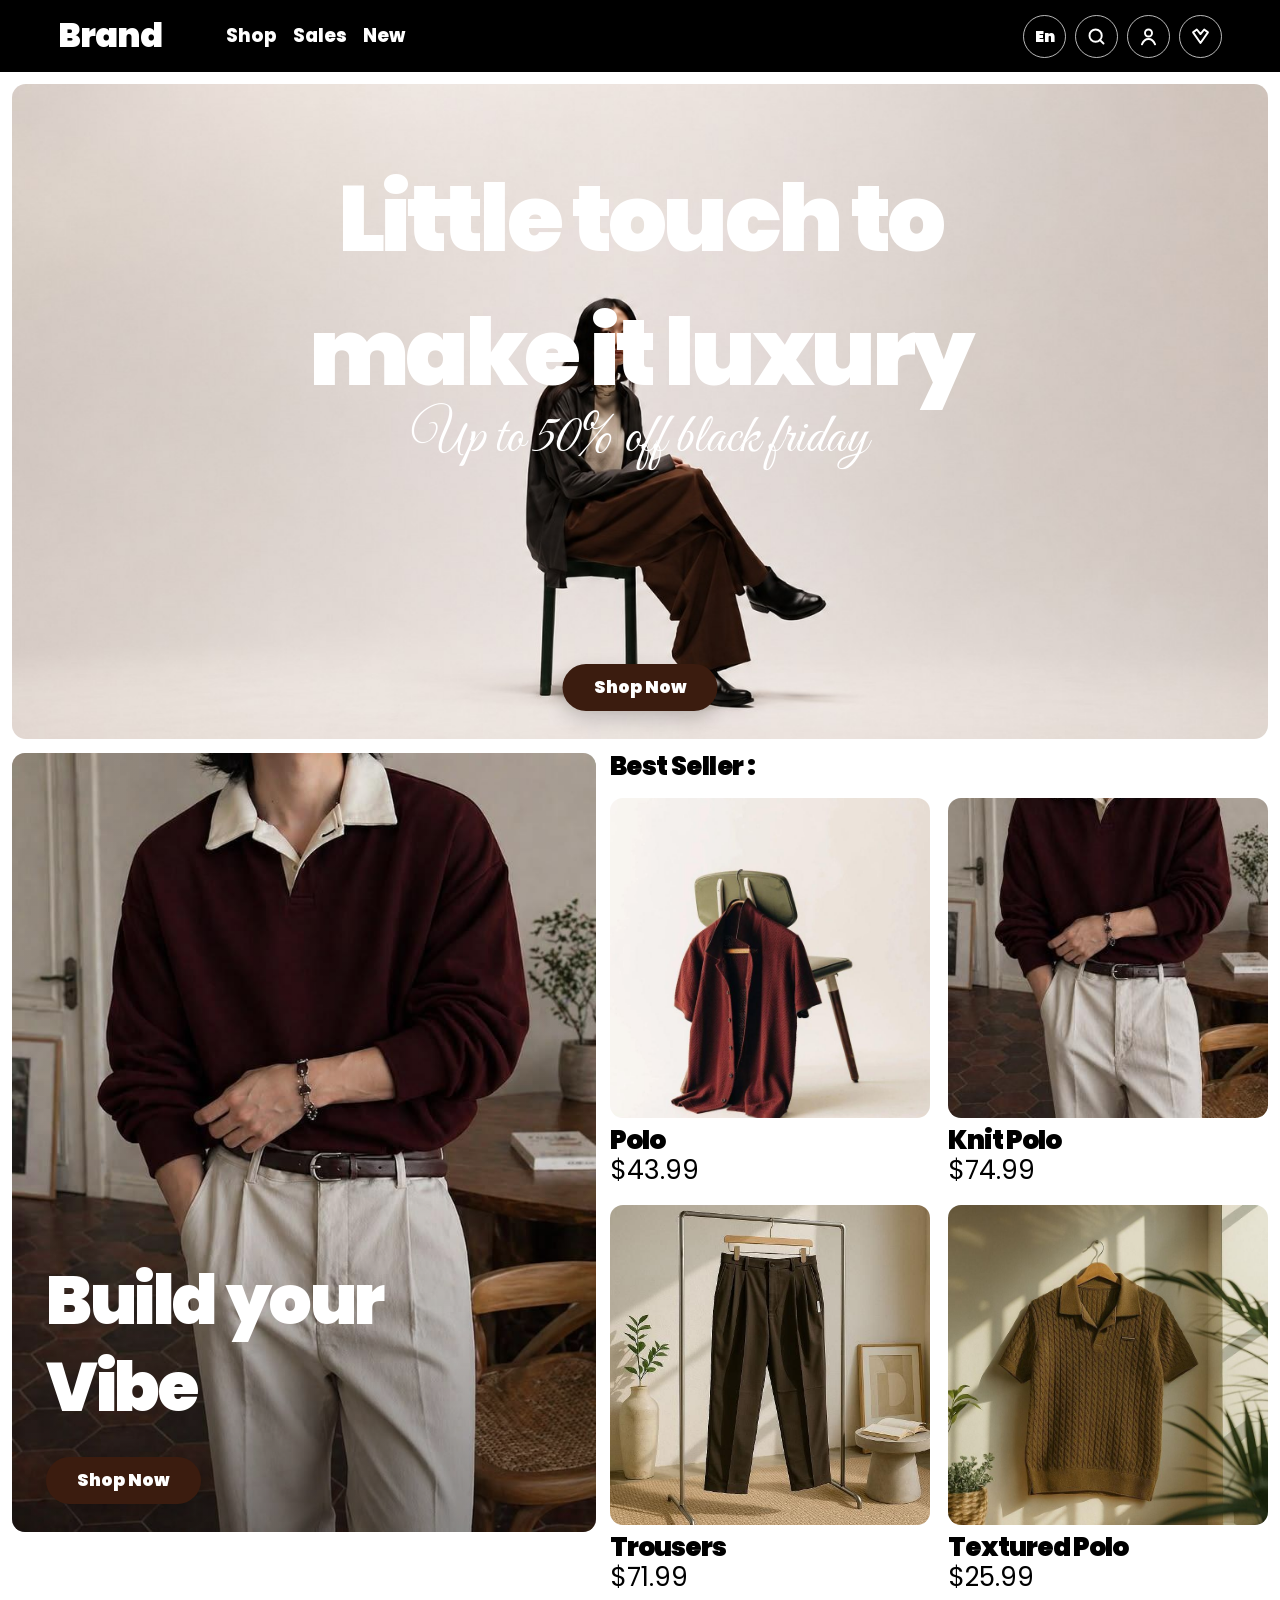
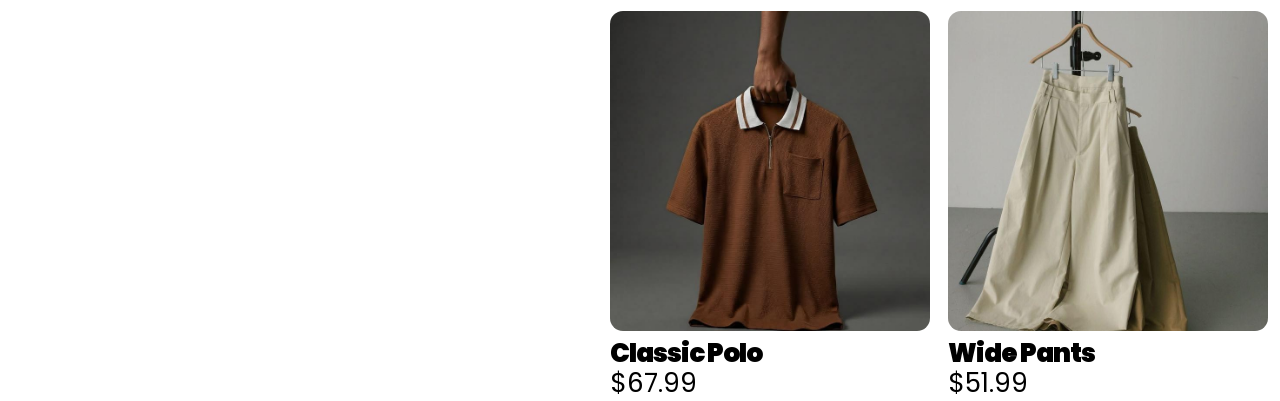
<file: index.html>
<!doctype html>
<html lang="en">
<head>
  <meta charset="utf-8" />
  <meta name="viewport" content="width=device-width, initial-scale=1" />
  <title>Brand — Reel Preview</title>
  <meta name="description" content="Static fashion store preview matching the Reel Figma layout." />
  <link rel="preconnect" href="https://fonts.googleapis.com">
  <link rel="preconnect" href="https://fonts.gstatic.com" crossorigin>
  <link href="https://fonts.googleapis.com/css2?family=Great+Vibes&family=Poppins:wght@400;500;600;700;800;900&display=swap" rel="stylesheet">
  <link rel="stylesheet" href="styles.css" />
</head>
<body>
  <header class="topbar">
    <a class="brand" href="#">Brand</a>

    <nav class="main-nav" aria-label="Main navigation">
      <button class="menu-button" aria-label="Open menu">
        <span></span>
        <span></span>
      </button>
      <a href="#shop">Shop</a>
      <a href="#sales">Sales</a>
      <a href="#new">New</a>
    </nav>

    <div class="nav-actions" aria-label="Quick actions">
      <button class="language">En</button>
      <button class="icon-btn" aria-label="Search">
        <svg viewBox="0 0 24 24" aria-hidden="true">
          <circle cx="11" cy="11" r="7"></circle>
          <path d="M20 20l-4.2-4.2"></path>
        </svg>
      </button>
      <button class="icon-btn" aria-label="Account">
        <svg viewBox="0 0 24 24" aria-hidden="true">
          <circle cx="12" cy="8" r="4"></circle>
          <path d="M4.5 21c1.7-4.1 4.2-6.1 7.5-6.1s5.8 2 7.5 6.1"></path>
        </svg>
      </button>
      <button class="icon-btn" aria-label="Wishlist">
        <svg viewBox="0 0 24 24" aria-hidden="true">
          <path d="M20.5 7.3 12 19.5 3.5 7.3 7.8 4l4.2 5.2L16.2 4z"></path>
        </svg>
      </button>
    </div>
  </header>

  <main class="page-shell">
    <section class="hero" id="new" aria-label="Black friday sale hero">
      <img class="hero-image" src="assets/hero-model.jpg" alt="Model sitting on a chair in luxury outfit" />
      <div class="hero-text">
        <h1>Little touch to<br>make it luxury</h1>
        <p>Up to 50% off black friday</p>
      </div>
      <a class="btn hero-btn" href="#shop">Shop Now</a>
    </section>

    <section class="reel-layout" id="sales">
      <article class="vibe-card">
        <img src="assets/build-vibe.jpg" alt="Burgundy top and cream trousers outfit" />
        <div class="vibe-content">
          <h2>Build your<br>Vibe</h2>
          <a class="btn" href="#shop">Shop Now</a>
        </div>
      </article>

      <section class="seller-block" id="shop">
        <h2>Best Seller :</h2>

        <div class="product-grid">
          <article class="product-card">
            <img src="assets/product-polo.jpg" alt="Polo shirt on chair" />
            <h3>Polo</h3>
            <p>$43.99</p>
          </article>

          <article class="product-card">
            <img src="assets/product-knit-polo.jpg" alt="Knit polo on hanger" />
            <h3>Knit Polo</h3>
            <p>$74.99</p>
          </article>

          <article class="product-card">
            <img src="assets/product-trousers.jpg" alt="Trousers on clothing rail" />
            <h3>Trousers</h3>
            <p>$71.99</p>
          </article>

          <article class="product-card">
            <img src="assets/product-textured-polo.jpg" alt="Textured polo on hanger" />
            <h3>Textured Polo</h3>
            <p>$25.99</p>
          </article>

          <article class="product-card extra-product">
            <img src="assets/product-classic-polo.jpg" alt="Classic polo" />
            <h3>Classic Polo</h3>
            <p>$67.99</p>
          </article>

          <article class="product-card extra-product">
            <img src="assets/product-wide-pants.jpg" alt="Wide pants" />
            <h3>Wide Pants</h3>
            <p>$51.99</p>
          </article>
        </div>
      </section>
    </section>
  </main>
</body>
</html>
</file>
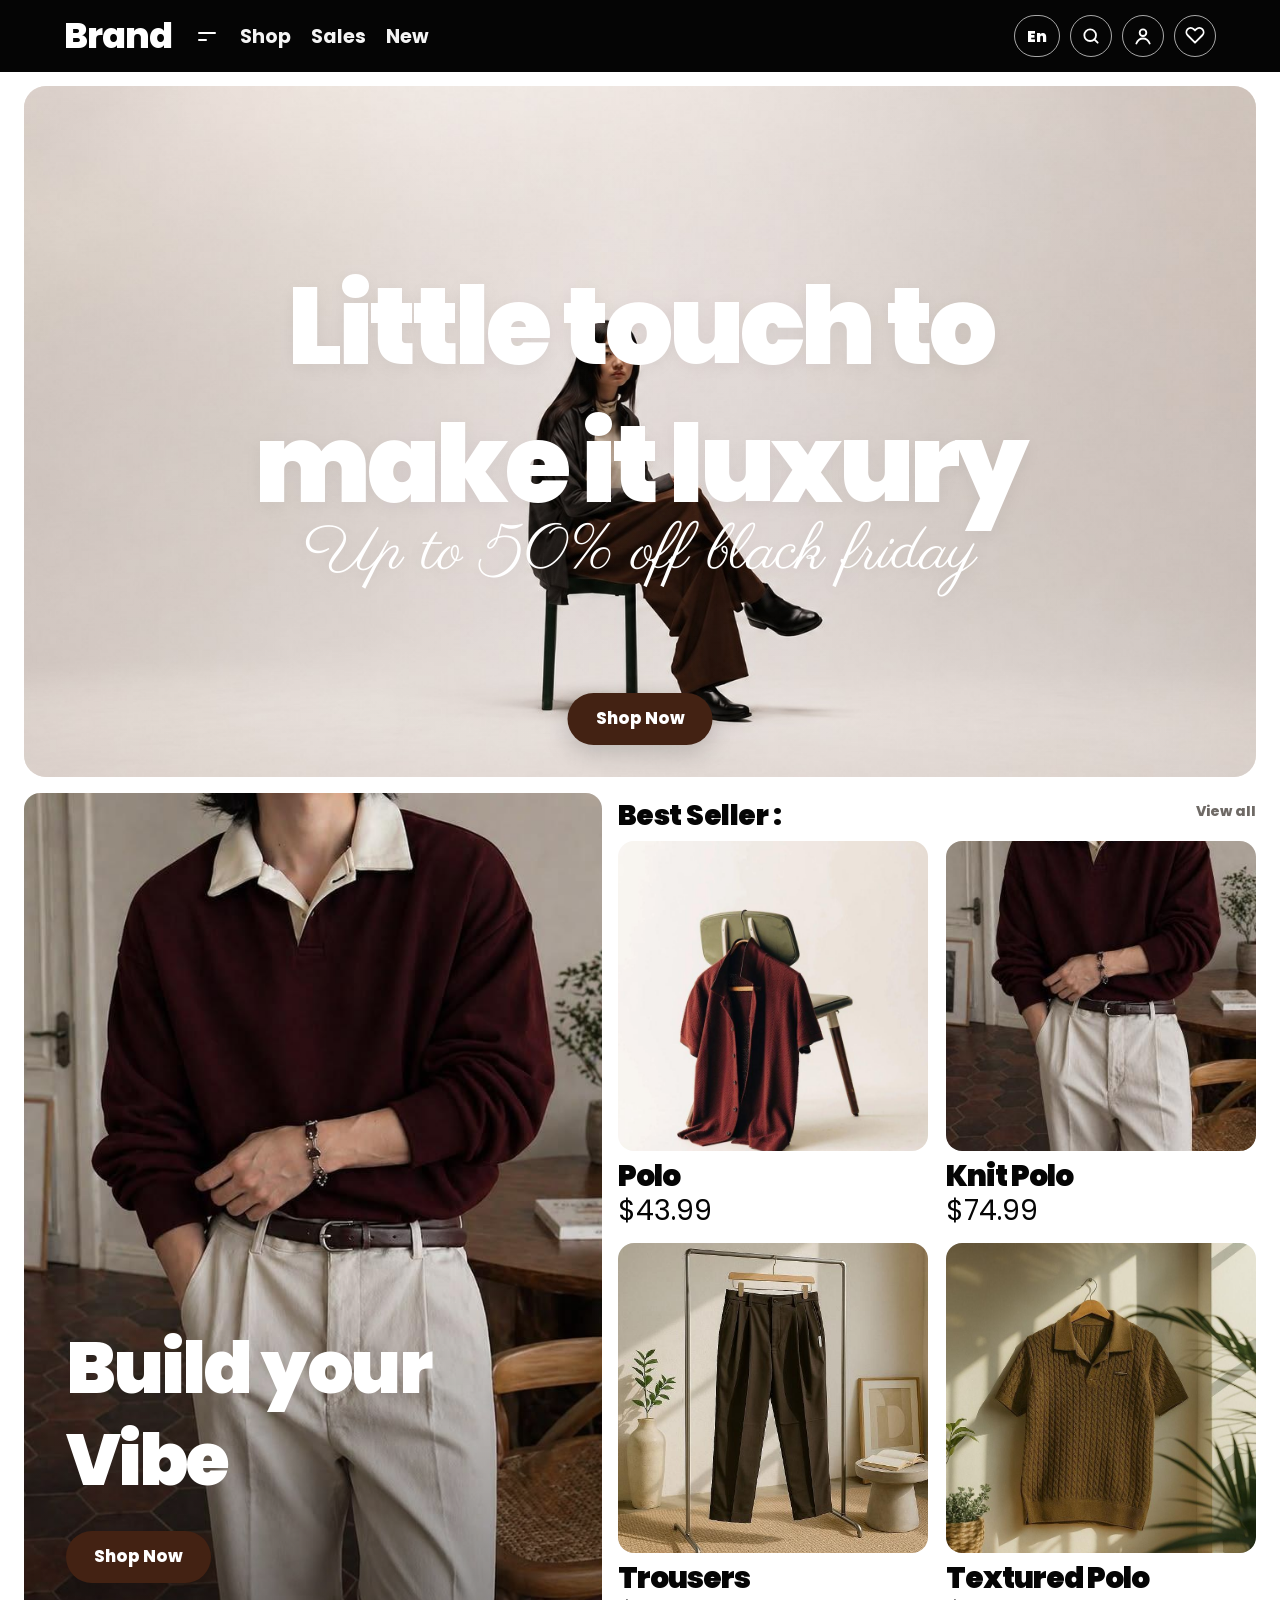
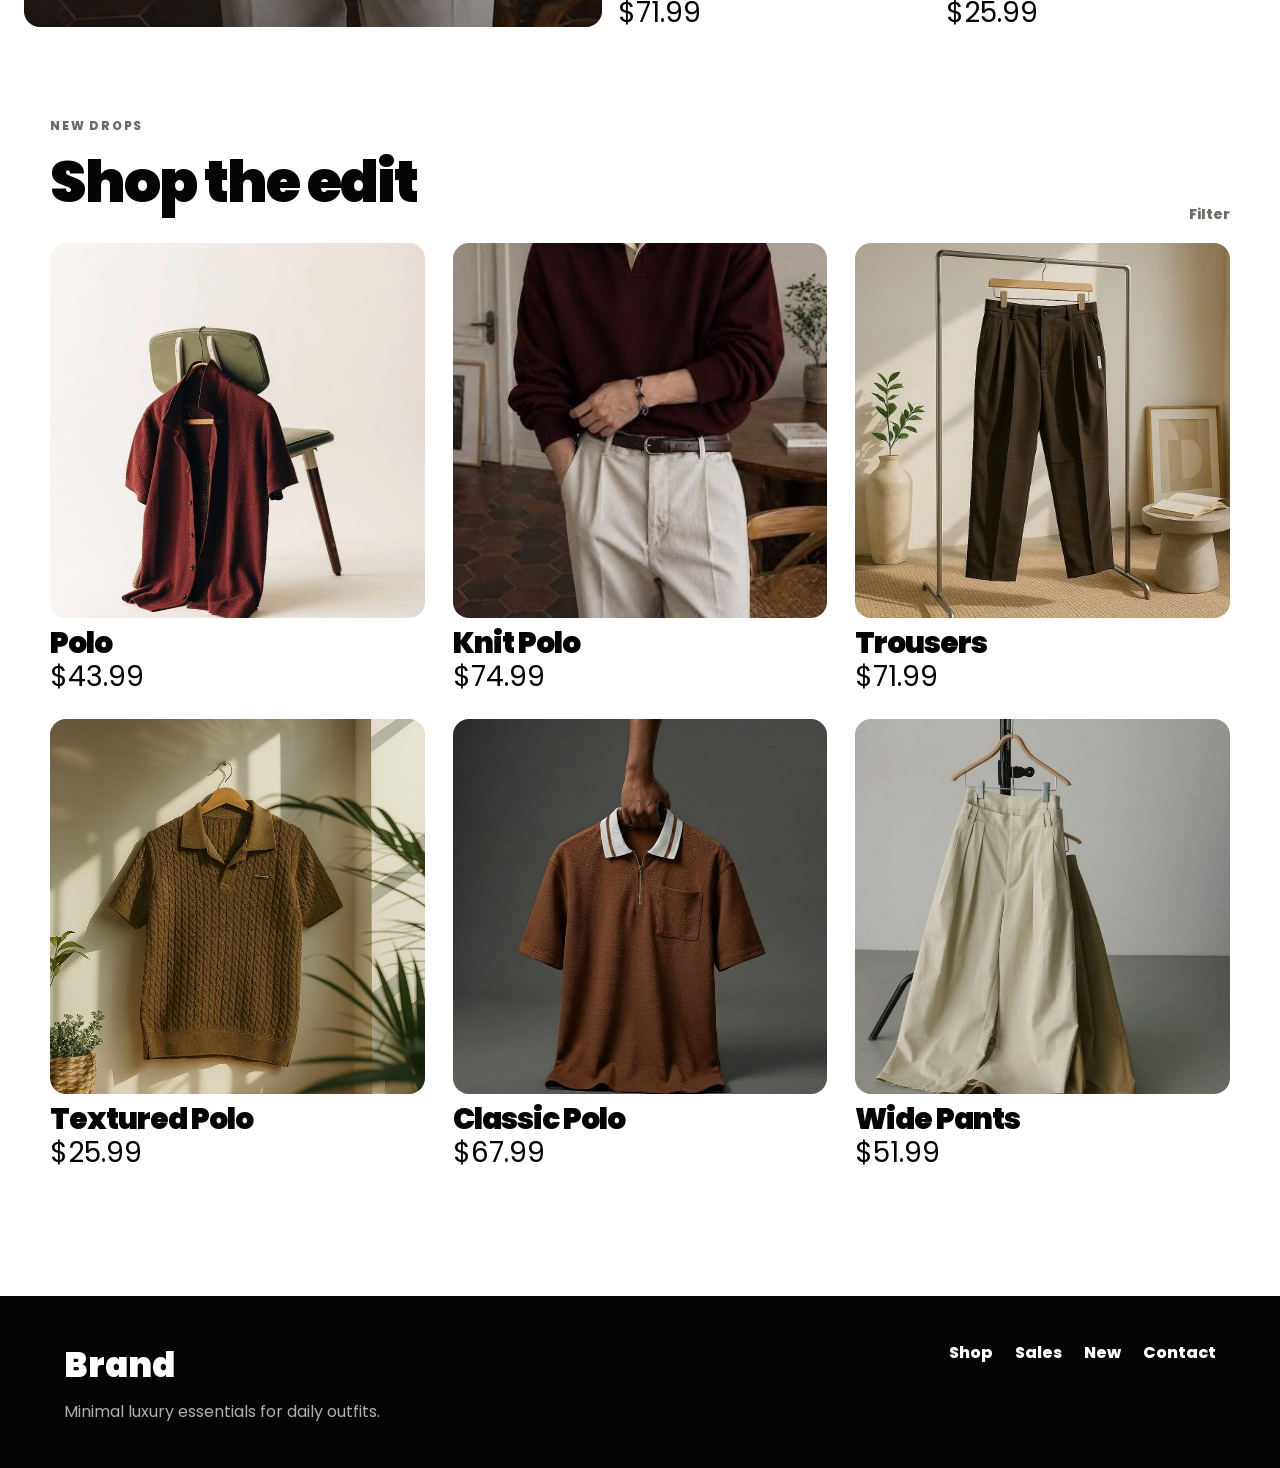
<file: reel-preview/index.html>
<!doctype html>
<html lang="en">
<head>
  <meta charset="utf-8" />
  <meta name="viewport" content="width=device-width, initial-scale=1" />
  <title>Brand — Fashion Preview</title>
  <meta name="description" content="Static fashion e-commerce preview built from the Reel Figma design." />
  <link rel="preconnect" href="https://fonts.googleapis.com">
  <link rel="preconnect" href="https://fonts.gstatic.com" crossorigin>
  <link href="https://fonts.googleapis.com/css2?family=Poppins:wght@400;500;600;700;800;900&family=Parisienne&display=swap" rel="stylesheet">
  <link rel="stylesheet" href="styles.css" />
</head>
<body>
  <header class="topbar">
    <a class="brand" href="#">Brand</a>

    <nav class="main-nav" aria-label="Main navigation">
      <button class="menu-button" aria-label="Open menu"><span></span><span></span></button>
      <a href="#shop">Shop</a>
      <a href="#sales">Sales</a>
      <a href="#new">New</a>
    </nav>

    <div class="nav-actions" aria-label="Quick actions">
      <button class="pill">En</button>
      <button class="icon-btn" aria-label="Search">
        <svg viewBox="0 0 24 24" aria-hidden="true"><circle cx="11" cy="11" r="7"></circle><path d="M20 20l-4-4"></path></svg>
      </button>
      <button class="icon-btn" aria-label="Account">
        <svg viewBox="0 0 24 24" aria-hidden="true"><circle cx="12" cy="8" r="4"></circle><path d="M4 21c1.6-4 4.3-6 8-6s6.4 2 8 6"></path></svg>
      </button>
      <button class="icon-btn" aria-label="Wishlist">
        <svg viewBox="0 0 24 24" aria-hidden="true"><path d="M20.8 11.1 12 20l-8.8-8.9a5.3 5.3 0 0 1 0-7.4 5 5 0 0 1 7.2 0L12 5.3l1.6-1.6a5 5 0 0 1 7.2 0 5.3 5.3 0 0 1 0 7.4z"></path></svg>
      </button>
    </div>
  </header>

  <main>
    <section class="hero" id="new">
      <img src="assets/hero-model.jpg" alt="Fashion model sitting on a chair" />
      <div class="hero-copy">
        <h1>Little touch to<br />make it luxury</h1>
        <p>Up to 50% off black friday</p>
      </div>
      <a class="cta hero-cta" href="#shop">Shop Now</a>
    </section>

    <section class="split-section" id="sales">
      <article class="vibe-card">
        <img src="assets/build-vibe.jpg" alt="Burgundy top and cream trousers outfit" />
        <div class="vibe-overlay">
          <h2>Build your<br />Vibe</h2>
          <a class="cta" href="#shop">Shop Now</a>
        </div>
      </article>

      <section class="best-sellers" id="shop">
        <div class="section-head">
          <h2>Best Seller :</h2>
          <a href="#all-products">View all</a>
        </div>
        <div class="product-grid compact-grid">
          <article class="product-card">
            <img src="assets/product-polo.jpg" alt="Red polo shirt on chair" />
            <h3>Polo</h3>
            <p>$43.99</p>
          </article>
          <article class="product-card">
            <img src="assets/product-knit-polo.jpg" alt="Knit polo outfit" />
            <h3>Knit Polo</h3>
            <p>$74.99</p>
          </article>
          <article class="product-card">
            <img src="assets/product-trousers.jpg" alt="Brown trousers on clothing rail" />
            <h3>Trousers</h3>
            <p>$71.99</p>
          </article>
          <article class="product-card">
            <img src="assets/product-textured-polo.jpg" alt="Textured brown polo on hanger" />
            <h3>Textured Polo</h3>
            <p>$25.99</p>
          </article>
        </div>
      </section>
    </section>

    <section class="all-products" id="all-products">
      <div class="section-head wide-head">
        <div>
          <span class="eyebrow">New drops</span>
          <h2>Shop the edit</h2>
        </div>
        <a href="#">Filter</a>
      </div>

      <div class="product-grid full-grid">
        <article class="product-card">
          <img src="assets/product-polo.jpg" alt="Red polo shirt on chair" />
          <h3>Polo</h3>
          <p>$43.99</p>
        </article>
        <article class="product-card">
          <img src="assets/product-knit-polo.jpg" alt="Knit polo outfit" />
          <h3>Knit Polo</h3>
          <p>$74.99</p>
        </article>
        <article class="product-card">
          <img src="assets/product-trousers.jpg" alt="Brown trousers on clothing rail" />
          <h3>Trousers</h3>
          <p>$71.99</p>
        </article>
        <article class="product-card">
          <img src="assets/product-textured-polo.jpg" alt="Textured brown polo on hanger" />
          <h3>Textured Polo</h3>
          <p>$25.99</p>
        </article>
        <article class="product-card">
          <img src="assets/product-classic-polo.jpg" alt="Classic polo on dark background" />
          <h3>Classic Polo</h3>
          <p>$67.99</p>
        </article>
        <article class="product-card">
          <img src="assets/product-wide-pants.jpg" alt="Wide cream pants on hanger" />
          <h3>Wide Pants</h3>
          <p>$51.99</p>
        </article>
      </div>
    </section>
  </main>

  <footer class="footer">
    <div>
      <h2>Brand</h2>
      <p>Minimal luxury essentials for daily outfits.</p>
    </div>
    <div class="footer-links">
      <a href="#shop">Shop</a>
      <a href="#sales">Sales</a>
      <a href="#new">New</a>
      <a href="#">Contact</a>
    </div>
  </footer>
</body>
</html>
</file>
<file: styles.css>
:root {
  --black: #000000;
  --white: #ffffff;
  --brown: #3b1c0f;
  --soft: #eee8e2;
  --radius-big: 14px;
  --radius-card: 13px;
  --gap: 14px;
  --side-pad: 12px;
}

* {
  box-sizing: border-box;
}

html {
  scroll-behavior: smooth;
}

body {
  margin: 0;
  background: var(--white);
  color: var(--black);
  font-family: "Poppins", system-ui, -apple-system, BlinkMacSystemFont, "Segoe UI", sans-serif;
  overflow-x: hidden;
}

a {
  color: inherit;
  text-decoration: none;
}

button {
  font: inherit;
}

img {
  display: block;
  width: 100%;
}

.topbar {
  height: 72px;
  padding: 0 clamp(18px, 4.5vw, 72px);
  display: flex;
  align-items: center;
  gap: 26px;
  background: var(--black);
  color: var(--white);
  position: sticky;
  top: 0;
  z-index: 50;
}

.brand {
  font-size: clamp(28px, 2.6vw, 38px);
  line-height: 1;
  font-weight: 900;
  letter-spacing: -1px;
}

.main-nav {
  display: flex;
  align-items: center;
  gap: 16px;
  font-size: clamp(15px, 1.45vw, 20px);
  line-height: 1;
  font-weight: 800;
}

.menu-button {
  width: 22px;
  height: 24px;
  padding: 0;
  display: grid;
  place-content: center;
  gap: 5px;
  border: 0;
  background: transparent;
  cursor: pointer;
}

.menu-button span {
  display: block;
  height: 2px;
  width: 15px;
  border-radius: 999px;
  background: currentColor;
}

.menu-button span:last-child {
  width: 8px;
  margin-left: 7px;
}

.nav-actions {
  margin-left: auto;
  display: flex;
  align-items: center;
  gap: 9px;
}

.language,
.icon-btn {
  width: 43px;
  height: 43px;
  min-width: 43px;
  display: inline-grid;
  place-items: center;
  border: 1.8px solid rgba(255,255,255,.72);
  border-radius: 999px;
  background: transparent;
  color: var(--white);
  font-weight: 900;
  cursor: pointer;
}

.language {
  font-size: 16px;
}

.icon-btn svg {
  width: 21px;
  height: 21px;
  fill: none;
  stroke: currentColor;
  stroke-width: 2.2;
  stroke-linecap: round;
  stroke-linejoin: round;
}

.page-shell {
  padding: 12px var(--side-pad) 0;
}

.hero {
  height: min(700px, calc(100vw * .512));
  min-height: 520px;
  position: relative;
  overflow: hidden;
  border-radius: var(--radius-big);
  background: var(--soft);
}

.hero-image {
  height: 100%;
  object-fit: cover;
  object-position: center;
}

.hero-text {
  position: absolute;
  inset: 0;
  z-index: 2;
  display: flex;
  flex-direction: column;
  align-items: center;
  justify-content: flex-start;
  padding-top: clamp(56px, 5.3vw, 78px);
  text-align: center;
  color: var(--white);
  pointer-events: none;
}

.hero-text h1 {
  margin: 0;
  font-size: clamp(58px, 7.25vw, 96px);
  line-height: 1.45;
  font-weight: 900;
  letter-spacing: -3.8px;
}

.hero-text p {
  margin: -10px 0 0;
  font-family: "Great Vibes", cursive;
  font-size: clamp(34px, 4.3vw, 61px);
  line-height: 1;
  font-weight: 400;
  letter-spacing: .3px;
}

.btn {
  display: inline-flex;
  align-items: center;
  justify-content: center;
  min-height: 47px;
  padding: 0 31px;
  border-radius: 999px;
  background: var(--brown);
  color: var(--white);
  font-weight: 900;
  font-size: clamp(14px, 1.35vw, 18px);
  line-height: 1;
  box-shadow: 0 8px 20px rgba(0,0,0,.18);
}

.hero-btn {
  position: absolute;
  z-index: 3;
  left: 50%;
  bottom: 28px;
  transform: translateX(-50%);
}

.reel-layout {
  display: grid;
  grid-template-columns: minmax(420px, 46.5%) minmax(0, 1fr);
  gap: var(--gap);
  margin-top: var(--gap);
  align-items: start;
}

.vibe-card {
  position: relative;
  overflow: hidden;
  border-radius: var(--radius-card);
  min-height: 730px;
  background: #ddd;
}

.vibe-card::after {
  content: "";
  position: absolute;
  inset: 0;
  background: linear-gradient(to top, rgba(0,0,0,.34), rgba(0,0,0,.02) 48%);
  pointer-events: none;
}

.vibe-card img {
  height: 100%;
  min-height: inherit;
  object-fit: cover;
  object-position: center top;
}

.vibe-content {
  position: absolute;
  z-index: 2;
  left: 34px;
  bottom: 28px;
  color: var(--white);
}

.vibe-content h2 {
  margin: 0 0 25px;
  font-size: clamp(48px, 5.3vw, 70px);
  line-height: 1.28;
  font-weight: 900;
  letter-spacing: -2.4px;
}

.seller-block {
  min-width: 0;
  padding-top: 1px;
}

.seller-block > h2 {
  margin: 0 0 16px;
  min-height: 28px;
  font-size: clamp(22px, 2vw, 27px);
  line-height: 1;
  font-weight: 900;
  letter-spacing: -.6px;
}

.product-grid {
  display: grid;
  grid-template-columns: repeat(2, minmax(0, 1fr));
  gap: 21px 18px;
}

.product-card {
  min-width: 0;
}

.product-card img {
  aspect-ratio: 1 / 1;
  object-fit: cover;
  object-position: center;
  border-radius: var(--radius-card);
  background: #eee7df;
}

.product-card h3 {
  margin: 8px 0 0;
  font-size: clamp(22px, 2.05vw, 30px);
  line-height: 1.03;
  font-weight: 900;
  letter-spacing: -1px;
}

.product-card p {
  margin: 4px 0 0;
  font-size: clamp(22px, 2.05vw, 29px);
  line-height: 1;
  font-weight: 400;
}

@media (min-width: 1380px) {
  .page-shell {
    max-width: 1367px;
    margin: 0 auto;
  }
}

@media (max-width: 980px) {
  .topbar {
    height: 64px;
    padding-inline: 18px;
    gap: 14px;
  }

  .brand {
    font-size: 30px;
  }

  .main-nav {
    gap: 12px;
    font-size: 16px;
  }

  .language,
  .icon-btn {
    width: 36px;
    height: 36px;
    min-width: 36px;
    font-size: 13px;
  }

  .icon-btn svg {
    width: 17px;
    height: 17px;
  }

  .hero {
    height: 62vw;
    min-height: 470px;
  }

  .hero-text {
    padding-top: 50px;
  }

  .hero-text h1 {
    font-size: clamp(44px, 8.2vw, 70px);
    line-height: 1.35;
    letter-spacing: -2.5px;
  }

  .hero-text p {
    font-size: clamp(30px, 5.6vw, 45px);
  }

  .reel-layout {
    grid-template-columns: 1fr;
  }

  .vibe-card {
    min-height: 760px;
  }
}

@media (max-width: 650px) {
  :root {
    --side-pad: 6px;
    --gap: 10px;
    --radius-big: 10px;
    --radius-card: 10px;
  }

  .topbar {
    height: 57px;
    padding-inline: 10px;
    gap: 10px;
  }

  .brand {
    font-size: 25px;
  }

  .main-nav a {
    display: none;
  }

  .menu-button {
    margin-left: 2px;
  }

  .nav-actions {
    gap: 5px;
  }

  .language,
  .icon-btn {
    width: 31px;
    height: 31px;
    min-width: 31px;
    border-width: 1.4px;
  }

  .hero {
    height: 540px;
    min-height: 540px;
  }

  .hero-image {
    object-position: center;
  }

  .hero-text {
    padding: 56px 12px 0;
  }

  .hero-text h1 {
    font-size: clamp(40px, 12.5vw, 58px);
    line-height: 1.45;
    letter-spacing: -2.2px;
  }

  .hero-text p {
    margin-top: -2px;
    font-size: clamp(30px, 9vw, 44px);
  }

  .btn {
    min-height: 39px;
    padding-inline: 24px;
    font-size: 14px;
  }

  .hero-btn {
    bottom: 24px;
  }

  .vibe-card {
    min-height: 600px;
  }

  .vibe-content {
    left: 28px;
    bottom: 24px;
  }

  .vibe-content h2 {
    font-size: 47px;
    line-height: 1.28;
    margin-bottom: 20px;
  }

  .seller-block > h2 {
    margin-left: 1px;
    margin-bottom: 12px;
    font-size: 21px;
  }

  .product-grid {
    gap: 20px 8px;
  }

  .product-card h3 {
    font-size: clamp(22px, 6.6vw, 29px);
    letter-spacing: -1px;
  }

  .product-card p {
    font-size: clamp(22px, 6.2vw, 28px);
  }
}
</file>
<file: reel-preview/styles.css>
:root {
  --black: #050505;
  --white: #ffffff;
  --muted: #6f6a66;
  --cream: #f2eee9;
  --brown: #432213;
  --radius-lg: 22px;
  --radius-md: 16px;
  --page-pad: clamp(12px, 2vw, 24px);
}

* { box-sizing: border-box; }

html { scroll-behavior: smooth; }

body {
  margin: 0;
  background: var(--white);
  color: var(--black);
  font-family: "Poppins", system-ui, -apple-system, BlinkMacSystemFont, "Segoe UI", sans-serif;
  overflow-x: hidden;
}

a { color: inherit; text-decoration: none; }

button { font: inherit; }

img { display: block; max-width: 100%; }

.topbar {
  height: 72px;
  padding: 0 clamp(18px, 5vw, 78px);
  display: flex;
  align-items: center;
  gap: clamp(16px, 2vw, 34px);
  background: var(--black);
  color: var(--white);
  position: sticky;
  top: 0;
  z-index: 100;
}

.brand {
  font-size: clamp(28px, 2.8vw, 42px);
  font-weight: 800;
  letter-spacing: -1px;
  line-height: 1;
}

.main-nav {
  display: flex;
  align-items: center;
  gap: 20px;
  font-size: clamp(15px, 1.5vw, 21px);
  font-weight: 700;
}

.main-nav a { opacity: .96; }
.main-nav a:hover { opacity: .72; }

.menu-button {
  width: 22px;
  height: 22px;
  padding: 0;
  border: 0;
  background: transparent;
  display: inline-grid;
  align-content: center;
  gap: 5px;
}

.menu-button span {
  display: block;
  height: 2px;
  width: 18px;
  background: var(--white);
  border-radius: 999px;
}

.menu-button span:nth-child(2) { width: 9px; }

.nav-actions {
  margin-left: auto;
  display: flex;
  align-items: center;
  gap: 10px;
}

.pill,
.icon-btn {
  height: 42px;
  min-width: 42px;
  display: inline-grid;
  place-items: center;
  border: 1.5px solid rgba(255,255,255,.65);
  border-radius: 999px;
  color: var(--white);
  background: transparent;
  font-weight: 800;
}

.pill { padding: 0 12px; }

.icon-btn svg {
  width: 20px;
  height: 20px;
  fill: none;
  stroke: currentColor;
  stroke-width: 2.2;
  stroke-linecap: round;
  stroke-linejoin: round;
}

main {
  padding: 14px var(--page-pad) 0;
}

.hero {
  min-height: clamp(530px, 54vw, 735px);
  border-radius: var(--radius-lg);
  position: relative;
  overflow: hidden;
  background: #e9e2dc;
  display: grid;
  place-items: center;
}

.hero::after {
  content: "";
  position: absolute;
  inset: 0;
  background: linear-gradient(to bottom, rgba(255,255,255,.02), rgba(0,0,0,.03));
  pointer-events: none;
}

.hero img {
  position: absolute;
  inset: 0;
  width: 100%;
  height: 100%;
  object-fit: cover;
  object-position: center;
}

.hero-copy {
  position: relative;
  z-index: 2;
  text-align: center;
  margin-top: -20px;
  color: var(--white);
}

.hero-copy h1 {
  margin: 0;
  font-size: clamp(54px, 8.4vw, 108px);
  line-height: 1.28;
  font-weight: 900;
  letter-spacing: -4px;
  text-shadow: 0 4px 18px rgba(0,0,0,.05);
}

.hero-copy p {
  margin: -12px 0 0;
  font-family: "Parisienne", cursive;
  font-size: clamp(34px, 5vw, 64px);
  line-height: 1;
  text-shadow: 0 3px 18px rgba(0,0,0,.08);
}

.cta {
  display: inline-flex;
  align-items: center;
  justify-content: center;
  border: 0;
  border-radius: 999px;
  padding: 13px 28px 14px;
  background: var(--brown);
  color: var(--white);
  font-weight: 800;
  font-size: clamp(14px, 1.3vw, 18px);
  box-shadow: 0 8px 26px rgba(0,0,0,.18);
}

.hero-cta {
  position: absolute;
  left: 50%;
  bottom: 32px;
  transform: translateX(-50%);
  z-index: 3;
}

.split-section {
  display: grid;
  grid-template-columns: minmax(330px, .95fr) minmax(420px, 1.05fr);
  gap: 16px;
  margin-top: 16px;
  align-items: stretch;
}

.vibe-card {
  position: relative;
  min-height: 610px;
  border-radius: var(--radius-md);
  overflow: hidden;
  background: #ddd;
}

.vibe-card::after {
  content: "";
  position: absolute;
  inset: 0;
  background: linear-gradient(to top, rgba(0,0,0,.36), transparent 45%);
}

.vibe-card img {
  width: 100%;
  height: 100%;
  object-fit: cover;
  object-position: center;
}

.vibe-overlay {
  position: absolute;
  left: clamp(28px, 3.3vw, 54px);
  bottom: clamp(26px, 3.5vw, 50px);
  z-index: 2;
  color: var(--white);
}

.vibe-overlay h2 {
  margin: 0 0 24px;
  font-size: clamp(46px, 6vw, 72px);
  line-height: 1.28;
  font-weight: 900;
  letter-spacing: -2px;
}

.best-sellers {
  padding: 2px 0 0;
  min-width: 0;
}

.section-head {
  min-height: 46px;
  display: flex;
  justify-content: space-between;
  align-items: flex-start;
  gap: 20px;
}

.section-head h2 {
  margin: 0;
  font-size: clamp(22px, 2.3vw, 28px);
  font-weight: 900;
  letter-spacing: -.5px;
}

.section-head a {
  margin-top: 6px;
  font-size: 14px;
  font-weight: 800;
  color: var(--muted);
}

.product-grid {
  display: grid;
  gap: 18px;
}

.compact-grid {
  grid-template-columns: repeat(2, minmax(0, 1fr));
}

.product-card {
  min-width: 0;
}

.product-card img {
  width: 100%;
  aspect-ratio: 1 / 1;
  object-fit: cover;
  border-radius: var(--radius-md);
  background: var(--cream);
}

.product-card h3 {
  margin: 10px 0 0;
  font-size: clamp(22px, 2.3vw, 31px);
  line-height: 1.03;
  font-weight: 900;
  letter-spacing: -1px;
}

.product-card p {
  margin: 4px 0 0;
  font-size: clamp(21px, 2.2vw, 29px);
  line-height: 1.05;
  font-weight: 400;
}

.all-products {
  margin: clamp(44px, 7vw, 90px) auto 0;
  max-width: 1180px;
}

.wide-head {
  align-items: end;
  margin-bottom: 18px;
}

.eyebrow {
  display: block;
  color: var(--muted);
  font-size: 12px;
  font-weight: 800;
  text-transform: uppercase;
  letter-spacing: .15em;
  margin-bottom: 3px;
}

.wide-head h2 {
  font-size: clamp(34px, 6vw, 58px);
  letter-spacing: -2px;
}

.full-grid {
  grid-template-columns: repeat(3, minmax(0, 1fr));
  gap: clamp(18px, 2.2vw, 28px);
}

.footer {
  margin-top: clamp(70px, 10vw, 140px);
  padding: 44px clamp(20px, 5vw, 78px);
  display: flex;
  justify-content: space-between;
  gap: 30px;
  background: var(--black);
  color: var(--white);
}

.footer h2 {
  margin: 0;
  font-size: 34px;
  font-weight: 900;
}

.footer p {
  margin: 8px 0 0;
  color: rgba(255,255,255,.68);
  max-width: 420px;
}

.footer-links {
  display: flex;
  flex-wrap: wrap;
  align-content: start;
  justify-content: flex-end;
  gap: 12px 22px;
  font-weight: 800;
}

@media (max-width: 920px) {
  .topbar {
    height: 60px;
    padding-inline: 18px;
    gap: 12px;
  }

  .brand { font-size: 30px; }

  .main-nav { gap: 12px; font-size: 15px; }

  .nav-actions { gap: 7px; }

  .pill,
  .icon-btn {
    width: 34px;
    height: 34px;
    min-width: 34px;
    font-size: 13px;
  }

  .icon-btn svg { width: 17px; height: 17px; }

  main { padding-top: 10px; }

  .hero {
    min-height: 62vw;
    border-radius: 14px;
  }

  .hero-copy h1 {
    font-size: clamp(42px, 9vw, 72px);
    letter-spacing: -2px;
  }

  .hero-copy p { font-size: clamp(27px, 6vw, 44px); }

  .split-section { grid-template-columns: 1fr; }

  .vibe-card { min-height: 78vw; }

  .best-sellers { padding-top: 0; }

  .full-grid { grid-template-columns: repeat(2, minmax(0, 1fr)); }
}

@media (max-width: 600px) {
  :root { --page-pad: 6px; --radius-md: 13px; --radius-lg: 13px; }

  .topbar {
    padding-inline: 10px;
    gap: 8px;
  }

  .brand { font-size: 26px; }

  .main-nav a { display: none; }

  .nav-actions { gap: 5px; }

  .pill,
  .icon-btn {
    width: 32px;
    height: 32px;
    min-width: 32px;
  }

  .hero {
    min-height: 530px;
  }

  .hero img {
    object-position: center;
  }

  .hero-copy {
    margin-top: -74px;
    padding-inline: 8px;
  }

  .hero-copy h1 {
    font-size: clamp(44px, 14vw, 64px);
    line-height: 1.4;
  }

  .hero-copy p {
    margin-top: -2px;
    font-size: clamp(32px, 11vw, 46px);
  }

  .hero-cta { bottom: 24px; }

  .split-section { margin-top: 10px; gap: 14px; }

  .vibe-card { min-height: 610px; }

  .vibe-overlay h2 { font-size: 48px; }

  .section-head { padding-inline: 2px; }

  .compact-grid,
  .full-grid {
    grid-template-columns: repeat(2, minmax(0, 1fr));
    gap: 18px 8px;
  }

  .product-card img { border-radius: 13px; }

  .product-card h3 {
    font-size: 26px;
    letter-spacing: -1px;
    margin-top: 9px;
  }

  .product-card p { font-size: 26px; }

  .all-products { margin-top: 48px; }

  .wide-head h2 { font-size: 42px; }

  .footer {
    display: block;
    padding: 34px 18px;
  }

  .footer-links {
    justify-content: flex-start;
    margin-top: 22px;
  }
}
</file>
